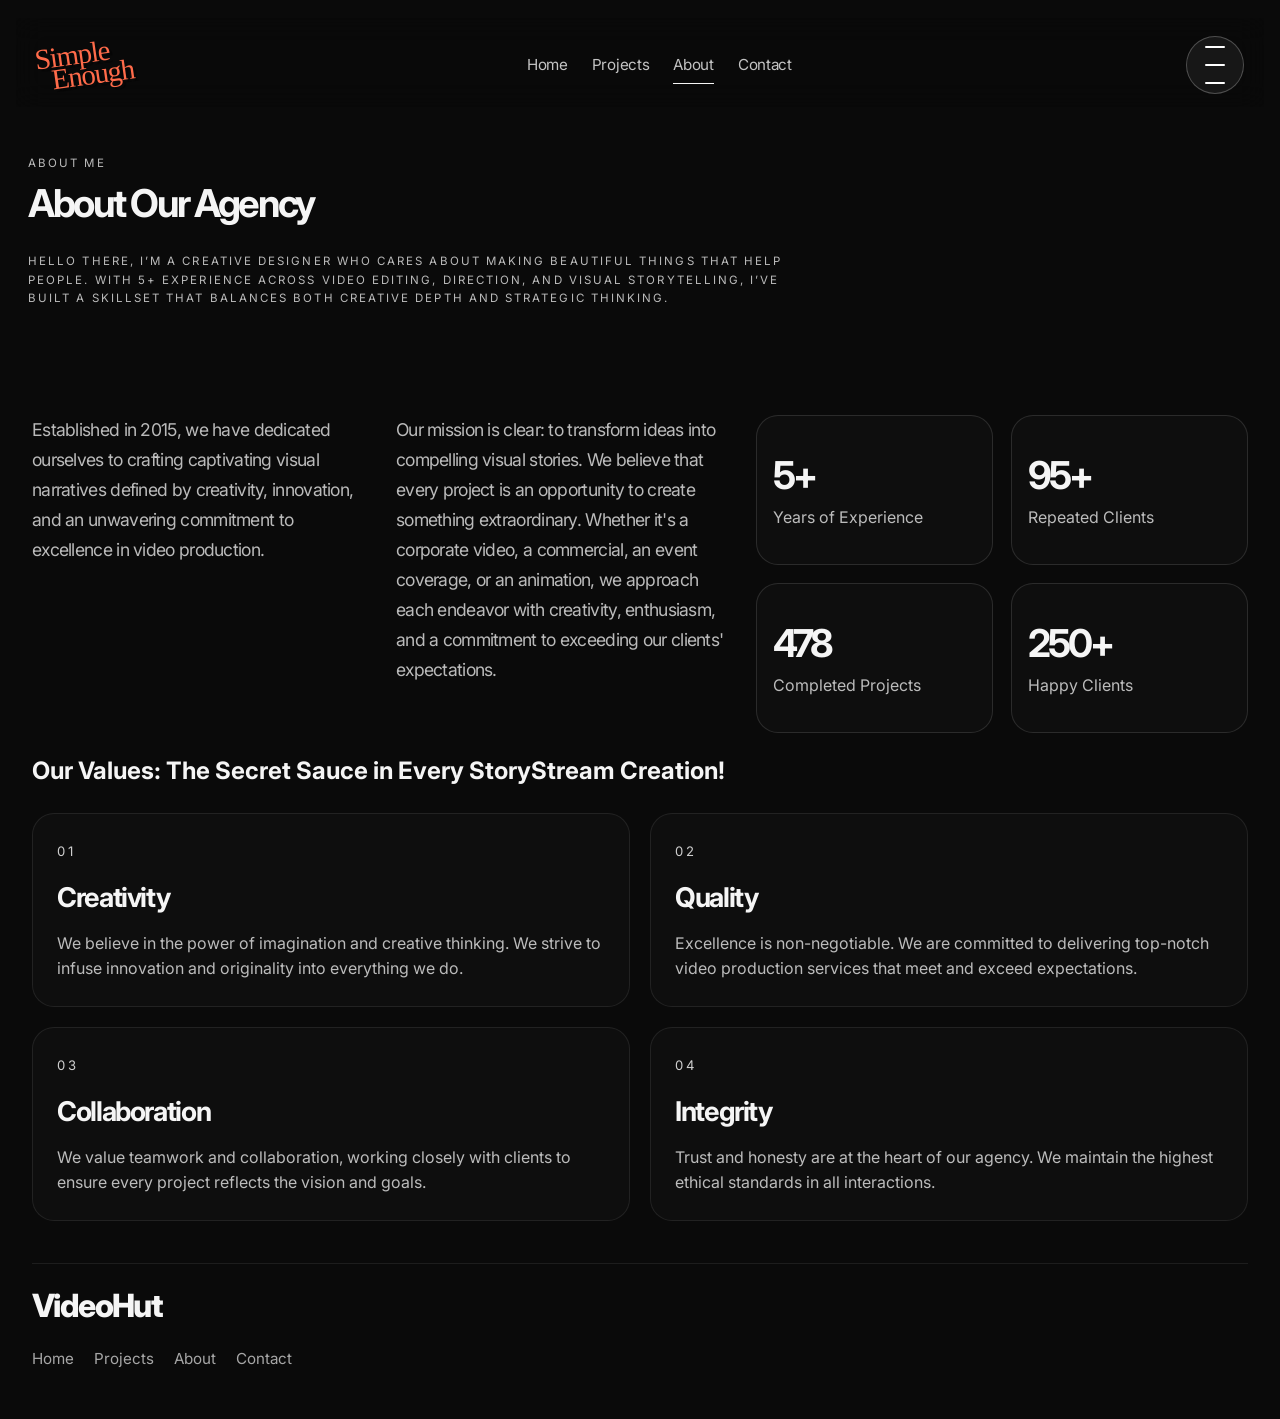
<file: about.html>
<!DOCTYPE html>
<html lang="en">
  <head>
    <meta charset="UTF-8" />
    <meta name="viewport" content="width=device-width, initial-scale=1.0" />
    <title>About | VideoHut</title>
    <link rel="preconnect" href="https://fonts.googleapis.com" />
    <link rel="preconnect" href="https://fonts.gstatic.com" crossorigin />
    <link href="https://fonts.googleapis.com/css2?family=Inter:wght@400;500;600;700;800;900&family=Permanent+Marker&display=swap" rel="stylesheet" />
    <link rel="stylesheet" href="styles.css" />
  </head>
  <body>
    <div class="page-shell">
      <header class="topbar site-header">
        <div class="brand" aria-label="Brand logo">
          <span>Simple</span>
          <span>Enough</span>
        </div>

        <nav class="site-nav" aria-label="Main navigation">
          <a href="index.html">Home</a>
          <a href="projects.html">Projects</a>
          <a href="about.html" class="active">About</a>
          <a href="contact.html">Contact</a>
        </nav>

        <button class="menu-button" aria-label="Open menu">
          <span></span>
          <span></span>
          <span></span>
        </button>
      </header>

      <main>
        <section class="page-header reveal">
          <p>About Me</p>
          <h1>About Our Agency</h1>
          <p class="page-intro">Hello there, I’m a Creative Designer who cares about making beautiful things that help people. With 5+ experience across video editing, direction, and visual storytelling, I’ve built a skillset that balances both creative depth and strategic thinking.</p>
        </section>

        <section class="about-section reveal">
          <div class="about-layout">
            <div class="about-copy">
              <p>Established in 2015, we have dedicated ourselves to crafting captivating visual narratives defined by creativity, innovation, and an unwavering commitment to excellence in video production.</p>
              <p>Our mission is clear: to transform ideas into compelling visual stories. We believe that every project is an opportunity to create something extraordinary. Whether it's a corporate video, a commercial, an event coverage, or an animation, we approach each endeavor with creativity, enthusiasm, and a commitment to exceeding our clients' expectations.</p>
            </div>

            <div class="stats-grid">
              <div class="stat"><strong>5+</strong><span>Years of Experience</span></div>
              <div class="stat"><strong>95+</strong><span>Repeated Clients</span></div>
              <div class="stat"><strong>478</strong><span>Completed Projects</span></div>
              <div class="stat"><strong>250+</strong><span>Happy Clients</span></div>
            </div>
          </div>
        </section>

        <section class="page-section reveal">
          <h2>Our Values: The Secret Sauce in Every StoryStream Creation!</h2>
          <div class="values-grid">
            <article class="value-card">
              <span class="value-number">01</span>
              <h3>Creativity</h3>
              <p>We believe in the power of imagination and creative thinking. We strive to infuse innovation and originality into everything we do.</p>
            </article>
            <article class="value-card">
              <span class="value-number">02</span>
              <h3>Quality</h3>
              <p>Excellence is non-negotiable. We are committed to delivering top-notch video production services that meet and exceed expectations.</p>
            </article>
            <article class="value-card">
              <span class="value-number">03</span>
              <h3>Collaboration</h3>
              <p>We value teamwork and collaboration, working closely with clients to ensure every project reflects the vision and goals.</p>
            </article>
            <article class="value-card">
              <span class="value-number">04</span>
              <h3>Integrity</h3>
              <p>Trust and honesty are at the heart of our agency. We maintain the highest ethical standards in all interactions.</p>
            </article>
          </div>
        </section>
      </main>

      <footer class="footer">
        <div class="footer-inner">
          <div class="footer-brand">VideoHut</div>
          <nav class="footer-nav" aria-label="Footer navigation">
            <a href="index.html">Home</a>
            <a href="projects.html">Projects</a>
            <a href="about.html">About</a>
            <a href="contact.html">Contact</a>
          </nav>
        </div>
      </footer>
    </div>

    <script src="script.js"></script>
  </body>
</html>
</file>
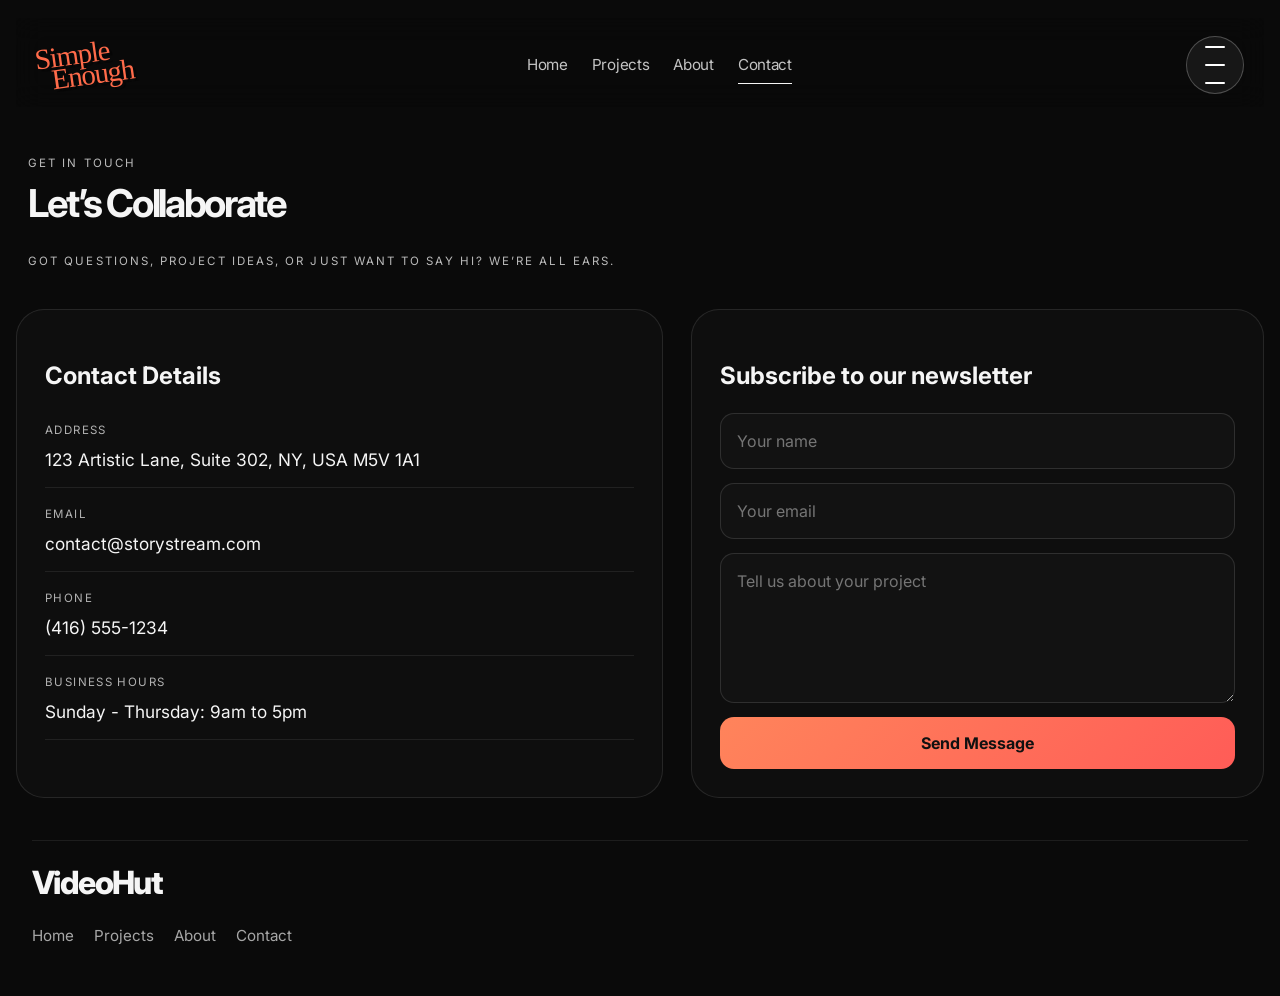
<file: contact.html>
<!DOCTYPE html>
<html lang="en">
  <head>
    <meta charset="UTF-8" />
    <meta name="viewport" content="width=device-width, initial-scale=1.0" />
    <title>Contact | VideoHut</title>
    <link rel="preconnect" href="https://fonts.googleapis.com" />
    <link rel="preconnect" href="https://fonts.gstatic.com" crossorigin />
    <link href="https://fonts.googleapis.com/css2?family=Inter:wght@400;500;600;700;800;900&family=Permanent+Marker&display=swap" rel="stylesheet" />
    <link rel="stylesheet" href="styles.css" />
  </head>
  <body>
    <div class="page-shell">
      <header class="topbar site-header">
        <div class="brand" aria-label="Brand logo">
          <span>Simple</span>
          <span>Enough</span>
        </div>

        <nav class="site-nav" aria-label="Main navigation">
          <a href="index.html">Home</a>
          <a href="projects.html">Projects</a>
          <a href="about.html">About</a>
          <a href="contact.html" class="active">Contact</a>
        </nav>

        <button class="menu-button" aria-label="Open menu">
          <span></span>
          <span></span>
          <span></span>
        </button>
      </header>

      <main>
        <section class="page-header reveal">
          <p>Get in touch</p>
          <h1>Let’s Collaborate</h1>
          <p class="page-intro">Got questions, project ideas, or just want to say hi? We’re all ears.</p>
        </section>

        <section class="contact-wrap reveal">
          <div class="contact-panel">
            <h2>Contact Details</h2>
            <div class="contact-list">
              <div class="contact-item">
                <span>Address</span>
                <p>123 Artistic Lane, Suite 302, NY, USA M5V 1A1</p>
              </div>
              <div class="contact-item">
                <span>Email</span>
                <a href="mailto:contact@storystream.com">contact@storystream.com</a>
              </div>
              <div class="contact-item">
                <span>Phone</span>
                <a href="tel:+14165551234">(416) 555-1234</a>
              </div>
              <div class="contact-item">
                <span>Business Hours</span>
                <p>Sunday - Thursday: 9am to 5pm</p>
              </div>
            </div>
          </div>

          <div class="contact-form">
            <h2>Subscribe to our newsletter</h2>
            <form>
              <input type="text" placeholder="Your name" />
              <input type="email" placeholder="Your email" />
              <textarea placeholder="Tell us about your project"></textarea>
              <button class="submit-btn" type="submit">Send Message</button>
            </form>
          </div>
        </section>
      </main>

      <footer class="footer">
        <div class="footer-inner">
          <div class="footer-brand">VideoHut</div>
          <nav class="footer-nav" aria-label="Footer navigation">
            <a href="index.html">Home</a>
            <a href="projects.html">Projects</a>
            <a href="about.html">About</a>
            <a href="contact.html">Contact</a>
          </nav>
        </div>
      </footer>
    </div>

    <script src="script.js"></script>
  </body>
</html>
</file>
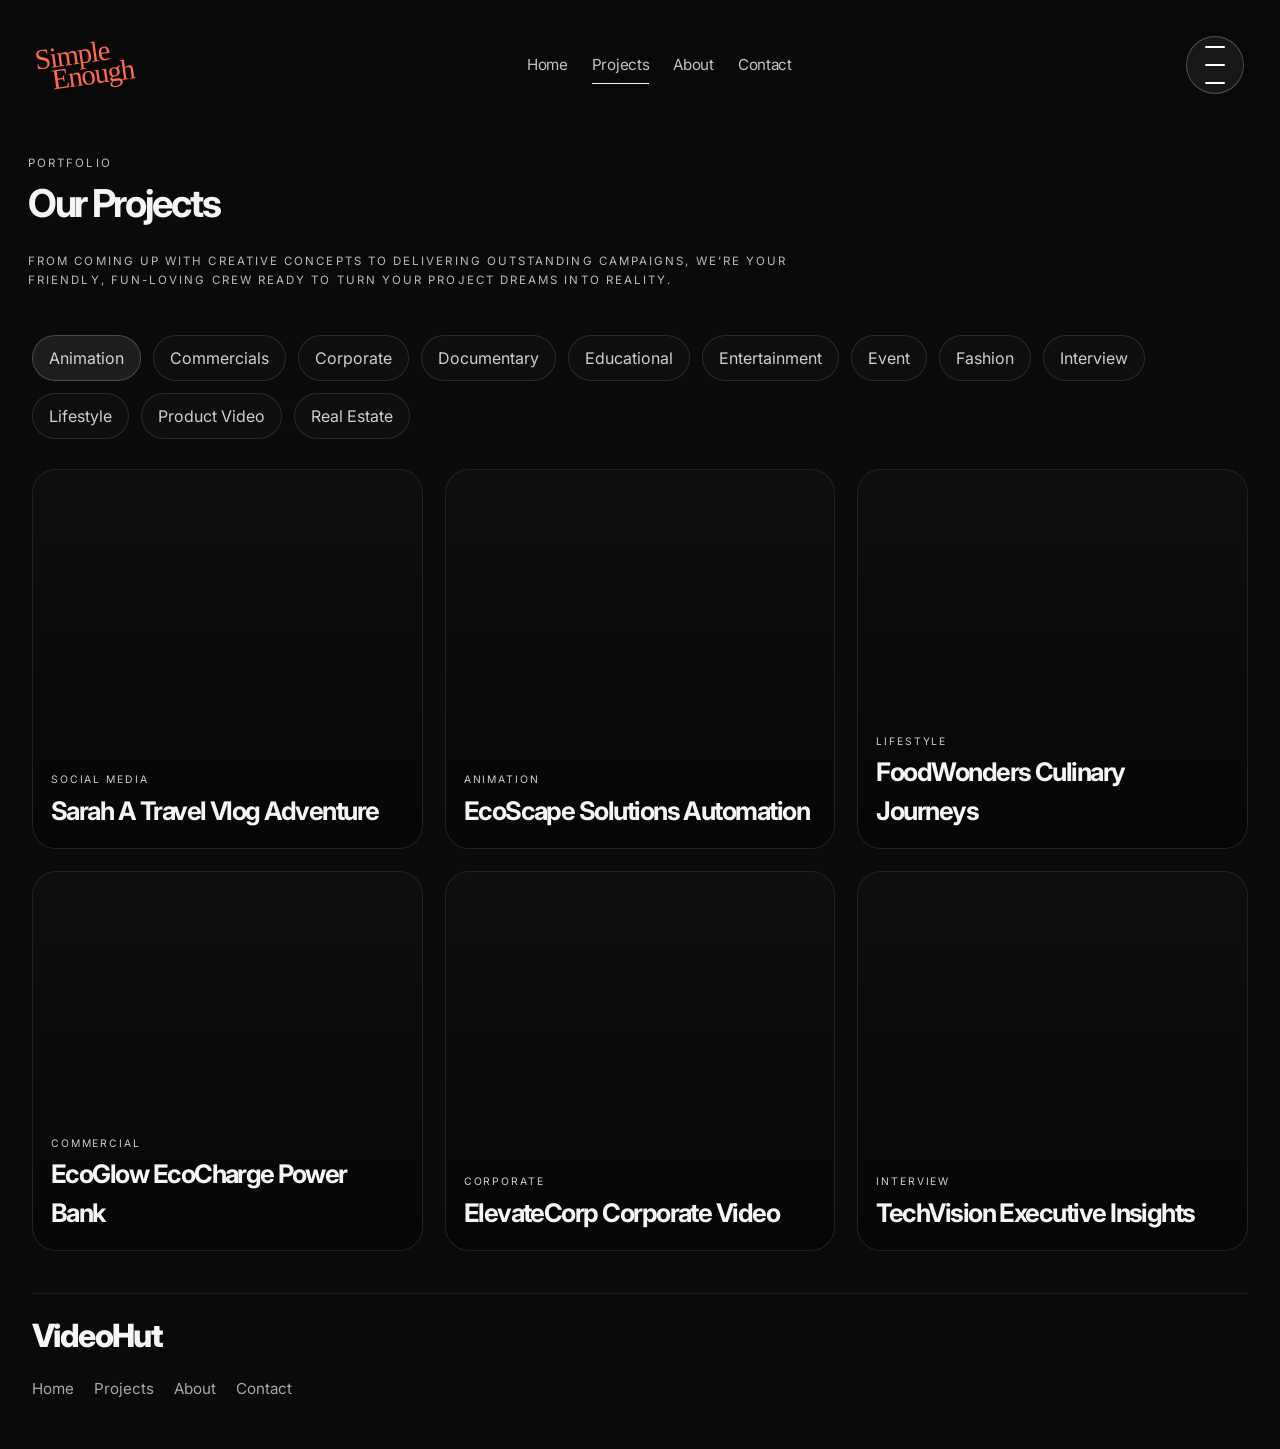
<file: projects.html>
<!DOCTYPE html>
<html lang="en">
  <head>
    <meta charset="UTF-8" />
    <meta name="viewport" content="width=device-width, initial-scale=1.0" />
    <title>Projects | VideoHut</title>
    <link rel="preconnect" href="https://fonts.googleapis.com" />
    <link rel="preconnect" href="https://fonts.gstatic.com" crossorigin />
    <link href="https://fonts.googleapis.com/css2?family=Inter:wght@400;500;600;700;800;900&family=Permanent+Marker&display=swap" rel="stylesheet" />
    <link rel="stylesheet" href="styles.css" />
  </head>
  <body>
    <div class="page-shell">
      <header class="topbar site-header">
        <div class="brand" aria-label="Brand logo">
          <span>Simple</span>
          <span>Enough</span>
        </div>

        <nav class="site-nav" aria-label="Main navigation">
          <a href="index.html">Home</a>
          <a href="projects.html" class="active">Projects</a>
          <a href="about.html">About</a>
          <a href="contact.html">Contact</a>
        </nav>

        <button class="menu-button" aria-label="Open menu">
          <span></span>
          <span></span>
          <span></span>
        </button>
      </header>

      <main>
        <section class="page-header reveal">
          <p>Portfolio</p>
          <h1>Our Projects</h1>
          <p class="page-intro">From coming up with creative concepts to delivering outstanding campaigns, we’re your friendly, fun-loving crew ready to turn your project dreams into reality.</p>
        </section>

        <section class="page-section reveal">
          <div class="project-categories">
            <button class="filter-chip is-active">Animation</button>
            <button class="filter-chip">Commercials</button>
            <button class="filter-chip">Corporate</button>
            <button class="filter-chip">Documentary</button>
            <button class="filter-chip">Educational</button>
            <button class="filter-chip">Entertainment</button>
            <button class="filter-chip">Event</button>
            <button class="filter-chip">Fashion</button>
            <button class="filter-chip">Interview</button>
            <button class="filter-chip">Lifestyle</button>
            <button class="filter-chip">Product Video</button>
            <button class="filter-chip">Real Estate</button>
          </div>

          <div class="project-showcase">
            <article class="showcase-card">
              <div class="showcase-meta"><small>Social Media</small><strong>Sarah A Travel Vlog Adventure</strong></div>
            </article>
            <article class="showcase-card">
              <div class="showcase-meta"><small>Animation</small><strong>EcoScape Solutions Automation</strong></div>
            </article>
            <article class="showcase-card">
              <div class="showcase-meta"><small>Lifestyle</small><strong>FoodWonders Culinary Journeys</strong></div>
            </article>
            <article class="showcase-card">
              <div class="showcase-meta"><small>Commercial</small><strong>EcoGlow EcoCharge Power Bank</strong></div>
            </article>
            <article class="showcase-card">
              <div class="showcase-meta"><small>Corporate</small><strong>ElevateCorp Corporate Video</strong></div>
            </article>
            <article class="showcase-card">
              <div class="showcase-meta"><small>Interview</small><strong>TechVision Executive Insights</strong></div>
            </article>
          </div>
        </section>
      </main>

      <footer class="footer">
        <div class="footer-inner">
          <div class="footer-brand">VideoHut</div>
          <nav class="footer-nav" aria-label="Footer navigation">
            <a href="index.html">Home</a>
            <a href="projects.html">Projects</a>
            <a href="about.html">About</a>
            <a href="contact.html">Contact</a>
          </nav>
        </div>
      </footer>
    </div>

    <script src="script.js"></script>
  </body>
</html>
</file>
<file: styles.css>
:root {
  --page-bg: #0a0a0a;
  --panel-bg: rgba(255, 255, 255, 0.04);
  --text: #f5f5f5;
  --muted: rgba(255, 255, 255, 0.72);
  --line: rgba(255, 255, 255, 0.12);
  --white: #fff;
  --dark: #070707;
  --orange: #ff6b4a;
  --shadow: rgba(0, 0, 0, 0.35);
  --surface: rgba(255, 255, 255, 0.03);
}

* { box-sizing: border-box; }
html { scroll-behavior: smooth; }
body {
  margin: 0;
  min-height: 100vh;
  background: var(--page-bg);
  color: var(--text);
  font-family: "Inter", sans-serif;
  line-height: 1.5;
}

img { max-width: 100%; display: block; }
a { text-decoration: none; color: inherit; }
button, input, textarea { font: inherit; }

.page-shell {
  width: min(1440px, calc(100% - 32px));
  margin: 0 auto;
  padding: 18px 0 48px;
}

.site-header {
  position: sticky;
  top: 0;
  z-index: 30;
  display: flex;
  align-items: center;
  justify-content: space-between;
  gap: 18px;
  padding: 18px 20px 12px;
  backdrop-filter: blur(14px);
  background: rgba(10, 10, 10, 0.35);
  border-bottom: 1px solid transparent;
  transition: all 0.25s ease;
}

.site-header.scrolled {
  border-color: rgba(255,255,255,0.08);
  background: rgba(10, 10, 10, 0.82);
}

.brand {
  display: inline-flex;
  flex-direction: column;
  font-family: "Permanent Marker", cursive;
  font-size: clamp(1.8rem, 2vw, 2.7rem);
  line-height: 0.75;
  letter-spacing: -0.04em;
  transform: rotate(-8deg);
  color: var(--orange);
  text-shadow: 3px 3px 0 rgba(0,0,0,0.35);
}

.brand span:last-child { margin-left: 14px; }

.site-nav {
  display: flex;
  align-items: center;
  gap: 24px;
  font-size: 0.95rem;
  letter-spacing: -0.02em;
  color: rgba(255,255,255,0.76);
}

.site-nav a {
  position: relative;
  transition: color 0.25s ease;
}

.site-nav a::after {
  content: "";
  position: absolute;
  left: 0;
  bottom: -8px;
  width: 100%;
  height: 1px;
  background: var(--text);
  transform: scaleX(0);
  transform-origin: left;
  transition: transform 0.25s ease;
}

.site-nav a:hover::after,
.site-nav a.active::after { transform: scaleX(1); }

.menu-button {
  width: 58px;
  height: 58px;
  border: 1px solid rgba(255,255,255,0.24);
  border-radius: 50%;
  background: rgba(255,255,255,0.06);
  display: grid;
  place-items: center;
  cursor: pointer;
  transition: all 0.25s ease;
}

.menu-button:hover { transform: translateY(-2px); }
.menu-button span {
  display: block;
  width: 20px;
  height: 2px;
  background: var(--white);
  margin: 4px 0;
  border-radius: 2px;
}

.header-cv {
  display: inline-flex;
  align-items: center;
  justify-content: center;
  min-width: 138px;
  height: 46px;
  padding: 0 24px;
  border-radius: 999px;
  background: var(--white);
  color: #141414;
  font-size: 0.9rem;
  font-weight: 700;
  transition: transform 0.25s ease, background 0.25s ease;
}

.header-cv:hover {
  background: var(--orange);
  transform: translateY(-2px);
}

.hero,
.brand-section,
.works-section,
.services-section,
.about-section,
.testimonials-section,
.footer,
.page-section {
  padding-left: 16px;
  padding-right: 16px;
}

.hero {
  display: grid;
  grid-template-columns: minmax(0, 1.05fr) minmax(420px, 1.3fr);
  gap: 24px;
  align-items: center;
  min-height: 740px;
  position: relative;
  padding-top: 20px;
}

.home-page .site-header {
  width: min(100%, 900px);
  margin: 0 auto;
  padding-top: 24px;
  background: transparent;
  border: 0;
}

.home-page .menu-button {
  display: none;
}

.home-page .hero {
  width: min(100%, 1140px);
  min-height: calc(100vh - 96px);
  margin: 0 auto;
  grid-template-columns: minmax(440px, 0.86fr) minmax(520px, 1.14fr);
  gap: 0;
  padding: 0;
  align-items: stretch;
}

.home-page .hero-copy {
  align-self: center;
  padding: 40px 28px 60px 0;
  z-index: 4;
}

.home-page .hero-copy h1 {
  max-width: 500px;
  font-size: clamp(4.2rem, 6.2vw, 6.8rem);
  line-height: 0.88;
  letter-spacing: -0.075em;
  font-family: "Syne", sans-serif;
  font-weight: 800;
}

.home-page .hero-copy h1 span {
  margin-left: 2px;
}

.home-page .lead {
  max-width: 540px;
  margin-top: 34px;
  font-size: clamp(1rem, 1.35vw, 1.25rem);
  line-height: 1.42;
}

.home-page .hero-visual {
  height: auto;
  min-height: calc(100vh - 96px);
  margin-right: -1px;
}

.home-page .hero-image-wrap {
  border-radius: 28px 0 0 0;
}

.home-page .hero-image-wrap::before {
  background: linear-gradient(90deg, rgba(0,0,0,0.44), rgba(0,0,0,0.08) 30%, rgba(0,0,0,0.16));
}

.home-page .hero-image-wrap img {
  transform: scale(1.03);
  filter: grayscale(1) brightness(0.62) contrast(1.12);
}

.home-page .showreel-badge {
  left: 34px;
  top: 32px;
  opacity: 0;
  transform: translateY(-14px);
  transition: opacity 0.7s ease 0.35s, transform 0.7s cubic-bezier(0.2, 0.8, 0.2, 1) 0.35s;
}

.home-page .hero.is-visible .showreel-badge {
  opacity: 1;
  transform: translateY(0);
}

.home-page .badge-cta {
  display: none;
}

.hero-copy {
  position: relative;
  z-index: 2;
  padding: 50px 0 0 20px;
}

.eyebrow {
  margin: 0 0 14px;
  color: rgba(255,255,255,0.7);
  text-transform: uppercase;
  letter-spacing: 0.18em;
  font-size: 0.72rem;
}

.hero-copy h1 {
  margin: 0;
  font-size: clamp(3.2rem, 5vw, 7.4rem);
  line-height: 0.92;
  letter-spacing: -0.08em;
  font-weight: 900;
  max-width: 760px;
}

.hero-copy h1 span { display: inline-block; }

.lead {
  margin-top: 28px;
  max-width: 620px;
  font-size: clamp(1.08rem, 1.5vw, 1.8rem);
  line-height: 1.42;
  letter-spacing: -0.04em;
  color: var(--muted);
}

.hero-visual {
  position: relative;
  height: 820px;
  display: flex;
  align-items: flex-end;
  justify-content: center;
}

.hero-image-wrap {
  position: absolute;
  inset: 0 0 0 0;
  overflow: hidden;
  border-radius: 32px 0 0 32px;
  background: #090909;
  box-shadow: 0 30px 65px rgba(0,0,0,0.45);
}

.hero-image-wrap::before {
  content: "";
  position: absolute;
  inset: 0;
  background: linear-gradient(90deg, rgba(0,0,0,0.72), rgba(0,0,0,0.22) 32%, rgba(0,0,0,0.32));
  z-index: 1;
}

.hero-image-wrap img {
  width: 100%;
  height: 100%;
  object-fit: cover;
  filter: grayscale(1) brightness(0.52) contrast(1.08);
  transform: scale(1.08);
  transition: transform 0.28s ease;
}

.showreel-badge,
.badge-cta {
  position: absolute;
  z-index: 3;
  transition: transform 0.25s ease;
}

.showreel-badge {
  left: 36px;
  top: 34px;
  display: inline-flex;
  align-items: center;
  gap: 12px;
  border-radius: 999px;
  padding: 10px 16px 10px 12px;
  background: rgba(0,0,0,0.2);
  border: 1px solid rgba(255,255,255,0.12);
  backdrop-filter: blur(10px);
  letter-spacing: 0.2em;
  font-size: 0.68rem;
  text-transform: uppercase;
  color: rgba(255,255,255,0.92);
}

.badge-icon {
  display: grid;
  place-items: center;
  width: 18px;
  height: 18px;
  border-radius: 50%;
  background: rgba(255,255,255,0.12);
  font-size: 0.52rem;
}

.badge-cta {
  display: grid;
  place-items: center;
  right: 34px;
  bottom: 42px;
  width: 70px;
  height: 70px;
  border-radius: 50%;
  background: rgba(255,255,255,0.1);
  border: 1px solid rgba(255,255,255,0.18);
  backdrop-filter: blur(12px);
  box-shadow: 0 15px 30px rgba(0,0,0,0.25);
  font-size: 2.1rem;
}

.brand-section {
  margin-top: 20px;
  padding-top: 36px;
}

.brand-section h2,
.works-section h2,
.services-section h2,
.about-section h2,
.testimonials-section h2,
.page-header h1 {
  margin: 0 0 28px;
  font-size: clamp(2.1rem, 3vw, 3.6rem);
  letter-spacing: -0.06em;
  line-height: 1.04;
}

.brand-grid {
  display: flex;
  flex-wrap: wrap;
  justify-content: center;
  gap: 18px 12px;
  padding: 12px 10px 0;
}

.brand-grid span {
  display: inline-flex;
  align-items: center;
  justify-content: center;
  min-width: 112px;
  padding: 14px 18px;
  border-radius: 999px;
  border: 1px solid rgba(255,255,255,0.08);
  background: rgba(255,255,255,0.02);
  color: rgba(255,255,255,0.72);
  font-weight: 600;
  letter-spacing: -0.04em;
}

.motion-reels {
  position: relative;
  margin-top: 110px;
  overflow: hidden;
}

.motion-reels__intro {
  padding: 0 16px 26px;
}

.motion-reels__intro h2 {
  max-width: 560px;
  margin-bottom: 0;
  font-family: "Syne", sans-serif;
  font-weight: 700;
}

.motion-reels__viewport {
  overflow: hidden;
  padding: 0 16px 12px;
}

.motion-reels__track {
  display: flex;
  width: max-content;
  gap: 18px;
  animation: reel-drift 34s linear infinite;
  will-change: transform;
}

.motion-reels:hover .motion-reels__track {
  animation-play-state: paused;
}

.motion-reel {
  position: relative;
  width: 270px;
  height: 350px;
  flex: 0 0 auto;
  overflow: hidden;
  border-radius: 24px;
  background: #161616;
  box-shadow: inset 0 0 0 1px rgba(255,255,255,0.12);
  transform: translateY(30px) scale(0.96);
  opacity: 0;
  transition: opacity 0.8s ease, transform 0.8s cubic-bezier(0.2, 0.8, 0.2, 1);
}

.motion-reel--wide { width: 430px; height: 280px; margin-top: 56px; }
.motion-reel--tall { height: 420px; }

.motion-reels.is-visible .motion-reel { opacity: 1; transform: translateY(0) scale(1); }
.motion-reels.is-visible .motion-reel:nth-child(2) { transition-delay: 0.1s; }
.motion-reels.is-visible .motion-reel:nth-child(3) { transition-delay: 0.2s; }
.motion-reels.is-visible .motion-reel:nth-child(4) { transition-delay: 0.3s; }

.motion-reel video {
  width: 100%;
  height: 100%;
  display: block;
  object-fit: cover;
  filter: grayscale(1) brightness(0.65) contrast(1.12);
  transition: transform 0.7s ease, filter 0.7s ease;
}

.motion-reel:hover video {
  transform: scale(1.06);
  filter: grayscale(0.7) brightness(0.78) contrast(1.08);
}

.motion-reel::after {
  content: "";
  position: absolute;
  inset: 0;
  background: linear-gradient(180deg, transparent 45%, rgba(0,0,0,0.72));
  pointer-events: none;
}

.motion-reel span {
  position: absolute;
  z-index: 1;
  left: 18px;
  bottom: 16px;
  color: var(--white);
  font-family: "Syne", sans-serif;
  font-size: 0.92rem;
  font-weight: 700;
}

@keyframes reel-drift {
  from { transform: translateX(0); }
  to { transform: translateX(-28%); }
}

.works-section {
  margin-top: 80px;
}

.section-head {
  display: flex;
  align-items: center;
  justify-content: space-between;
  gap: 18px;
  margin-bottom: 30px;
}

.section-head a,
.cta-link {
  display: inline-flex;
  align-items: center;
  justify-content: center;
  gap: 10px;
  padding: 10px 18px;
  border-radius: 999px;
  border: 1px solid rgba(255,255,255,0.16);
  background: rgba(255,255,255,0.02);
  transition: transform 0.22s ease, border-color 0.22s ease, background 0.22s ease;
}

.section-head a:hover,
.cta-link:hover {
  transform: translateY(-2px);
  border-color: rgba(255,255,255,0.28);
  background: rgba(255,255,255,0.05);
}

.project-grid {
  display: grid;
  grid-template-columns: repeat(4, minmax(0, 1fr));
  gap: 18px;
}

.project-card {
  position: relative;
  min-height: 300px;
  overflow: hidden;
  border-radius: 26px;
  background: rgba(255,255,255,0.03);
  box-shadow: inset 0 0 0 1px rgba(255,255,255,0.08);
  transition: transform 0.25s ease, box-shadow 0.25s ease;
}

.project-card::before {
  content: "";
  position: absolute;
  inset: 0;
  background-image: linear-gradient(135deg, rgba(255,255,255,0.14), rgba(255,255,255,0.02)), url("https://images.unsplash.com/photo-1516321318423-f06f85e504b3?auto=format&fit=crop&w=900&q=80");
  background-size: cover;
  background-position: center;
  filter: grayscale(1) brightness(0.73);
}

.project-card:nth-child(2)::before { background-image: linear-gradient(135deg, rgba(255,255,255,0.14), rgba(255,255,255,0.02)), url("https://images.unsplash.com/photo-1492691527719-9d1e07e534b4?auto=format&fit=crop&w=900&q=80"); }
.project-card:nth-child(3)::before { background-image: linear-gradient(135deg, rgba(255,255,255,0.14), rgba(255,255,255,0.02)), url("https://images.unsplash.com/photo-1522202176988-66273c2fd55f?auto=format&fit=crop&w=900&q=80"); }
.project-card:nth-child(4)::before { background-image: linear-gradient(135deg, rgba(255,255,255,0.14), rgba(255,255,255,0.02)), url("https://images.unsplash.com/photo-1521737604893-d14cc237f11d?auto=format&fit=crop&w=900&q=80"); }
.project-card:nth-child(5)::before { background-image: linear-gradient(135deg, rgba(255,255,255,0.14), rgba(255,255,255,0.02)), url("https://images.unsplash.com/photo-1504384308090-c894fdcc538d?auto=format&fit=crop&w=900&q=80"); }

.project-card:hover { transform: translateY(-6px); box-shadow: 0 22px 40px rgba(0,0,0,0.24); }
.project-card--wide { grid-column: span 2; }
.project-card--wide-alt { grid-column: span 2; }
.project-card--tall { min-height: 430px; }

.project-caption {
  position: absolute;
  left: 18px;
  right: 18px;
  bottom: 18px;
  display: flex;
  flex-wrap: wrap;
  gap: 8px 14px;
  z-index: 2;
}

.project-caption span {
  display: inline-block;
  font-size: clamp(1.2rem, 1.7vw, 1.8rem);
  font-weight: 700;
  letter-spacing: -0.06em;
  line-height: 1;
  color: var(--white);
}

.services-section {
  margin-top: 90px;
}

.service-grid {
  display: grid;
  grid-template-columns: repeat(2, minmax(0, 1fr));
  gap: 26px;
}

.service-card {
  display: grid;
  grid-template-columns: minmax(0, 1.2fr) minmax(220px, 0.8fr);
  gap: 18px;
  padding: 22px;
  border-radius: 24px;
  border: 1px solid var(--line);
  background: rgba(255,255,255,0.02);
  transition: transform 0.25s ease, border-color 0.25s ease;
}

.service-card:hover {
  transform: translateY(-4px);
  border-color: rgba(255,255,255,0.18);
}

.service-card--full {
  grid-column: 1 / -1;
  grid-template-columns: minmax(0, 1.4fr) minmax(240px, 0.7fr);
}

.service-info h3 {
  margin: 0 0 10px;
  font-size: clamp(1.5rem, 2vw, 2.3rem);
  letter-spacing: -0.05em;
}

.service-info p {
  margin: 0;
  color: var(--muted);
  font-size: 1.04rem;
  line-height: 1.5;
}

.service-media {
  min-height: 220px;
  border-radius: 18px;
  background-size: cover;
  background-position: center;
  filter: grayscale(1) brightness(0.7);
}

.service-media--one { background-image: url("https://images.unsplash.com/photo-1522202176988-66273c2fd55f?auto=format&fit=crop&w=900&q=80"); }
.service-media--two { background-image: url("https://images.unsplash.com/photo-1492691527719-9d1e07e534b4?auto=format&fit=crop&w=900&q=80"); }
.service-media--three { background-image: url("https://images.unsplash.com/photo-1487412720507-e7ab37603c6f?auto=format&fit=crop&w=900&q=80"); }
.service-media--four { background-image: url("https://images.unsplash.com/photo-1516321318423-f06f85e504b3?auto=format&fit=crop&w=900&q=80"); }
.service-media--five { background-image: url("https://images.unsplash.com/photo-1504384308090-c894fdcc538d?auto=format&fit=crop&w=900&q=80"); }

.about-section {
  margin-top: 90px;
}

.about-layout {
  display: grid;
  grid-template-columns: minmax(0, 1.28fr) minmax(260px, 0.9fr);
  gap: 24px;
  align-items: start;
}

.about-copy {
  display: grid;
  grid-template-columns: 1fr 1fr;
  gap: 28px;
}

.about-copy p {
  margin: 0;
  color: var(--muted);
  font-size: 1.1rem;
  line-height: 1.7;
  letter-spacing: -0.04em;
}

.stats-grid {
  display: grid;
  grid-template-columns: repeat(2, minmax(0, 1fr));
  gap: 18px;
}

.stat {
  min-height: 150px;
  display: grid;
  align-content: center;
  padding: 18px 16px 14px;
  border-radius: 22px;
  background: rgba(255,255,255,0.02);
  border: 1px solid var(--line);
}

.stat strong {
  display: block;
  font-size: clamp(2.2rem, 3vw, 3.8rem);
  line-height: 1;
  letter-spacing: -0.08em;
}

.stat span {
  display: block;
  margin-top: 10px;
  color: var(--muted);
  font-size: 1rem;
}

.testimonials-section {
  position: relative;
  margin-top: 110px;
  padding-top: 70px;
  padding-bottom: 40px;
}

.testimonial-bg {
  position: absolute;
  inset: 0 0 0 0;
  background-image: linear-gradient(rgba(10,10,10,0.72), rgba(10,10,10,0.78)), url("https://images.unsplash.com/photo-1522202176988-66273c2fd55f?auto=format&fit=crop&w=1600&q=80");
  background-size: cover;
  background-position: center;
  filter: grayscale(1) brightness(0.45);
  border-radius: 28px;
  z-index: 0;
}

.testimonials-section h2,
.testimonial-list {
  position: relative;
  z-index: 1;
}

.testimonial-list {
  display: grid;
  grid-template-columns: repeat(4, minmax(0, 1fr));
  gap: 20px;
  margin-top: 30px;
}

.testimonial-card {
  display: flex;
  flex-direction: column;
  justify-content: space-between;
  min-height: 320px;
  padding: 20px 18px 16px;
  border-radius: 22px;
  background: rgba(0,0,0,0.2);
  border: 1px solid rgba(255,255,255,0.12);
  backdrop-filter: blur(8px);
  opacity: 0.7;
  transform: scale(0.98);
  transition: opacity 0.35s ease, transform 0.35s ease;
}

.testimonial-card.is-active {
  opacity: 1;
  transform: scale(1);
}

.testimonial-card p {
  margin: 0;
  line-height: 1.6;
  color: rgba(255,255,255,0.9);
}

.testimonial-meta {
  margin-top: 18px;
  display: flex;
  align-items: center;
  gap: 12px;
}

.avatar {
  width: 42px;
  height: 42px;
  border-radius: 50%;
  background-size: cover;
  background-position: center;
  filter: grayscale(1);
}

.avatar-one { background-image: url("https://images.unsplash.com/photo-1494790108377-be9c29b29330?auto=format&fit=crop&w=300&q=80"); }
.avatar-two { background-image: url("https://images.unsplash.com/photo-1500648767791-00dcc994a43e?auto=format&fit=crop&w=300&q=80"); }
.avatar-three { background-image: url("https://images.unsplash.com/photo-1487412720507-e7ab37603c6f?auto=format&fit=crop&w=300&q=80"); }
.avatar-four { background-image: url("https://images.unsplash.com/photo-1506794778202-cad84cf45f1d?auto=format&fit=crop&w=300&q=80"); }

.testimonial-meta strong,
.testimonial-meta span { display: block; }
.testimonial-meta strong { margin-bottom: 2px; }
.testimonial-meta span { color: rgba(255,255,255,0.7); font-size: 0.8rem; }

.footer {
  margin-top: 42px;
}

.footer-inner {
  padding-top: 18px;
  border-top: 1px solid rgba(255,255,255,0.08);
}

.footer-brand {
  margin-bottom: 18px;
  font-size: 2rem;
  font-weight: 800;
  letter-spacing: -0.05em;
}

.footer-nav {
  display: flex;
  flex-wrap: wrap;
  gap: 14px 20px;
  color: rgba(255,255,255,0.8);
  font-size: 0.95rem;
}

.footer-nav a { opacity: 0.8; }

/* Multi-page layout */
.page-header {
  padding: 48px 12px 18px;
}

.page-header p {
  margin: 0;
  color: rgba(255,255,255,0.72);
  text-transform: uppercase;
  letter-spacing: 0.18em;
  font-size: 0.72rem;
}

.page-header h1 {
  margin-top: 12px;
}

.page-intro {
  max-width: 760px;
  color: var(--muted);
  font-size: 1.18rem;
  line-height: 1.6;
  letter-spacing: -0.03em;
}

.project-categories {
  display: flex;
  flex-wrap: wrap;
  gap: 12px;
  margin: 28px 0 30px;
}

.filter-chip {
  border: 1px solid rgba(255,255,255,0.12);
  background: rgba(255,255,255,0.02);
  color: rgba(255,255,255,0.8);
  padding: 10px 16px;
  border-radius: 999px;
  cursor: pointer;
  transition: all 0.2s ease;
}

.filter-chip.is-active,
.filter-chip:hover {
  background: rgba(255,255,255,0.08);
  border-color: rgba(255,255,255,0.2);
}

.project-showcase {
  display: grid;
  grid-template-columns: repeat(3, minmax(0, 1fr));
  gap: 22px;
}

.showcase-card {
  position: relative;
  min-height: 380px;
  border-radius: 24px;
  overflow: hidden;
  border: 1px solid rgba(255,255,255,0.08);
  background: rgba(255,255,255,0.02);
  transition: transform 0.25s ease, border-color 0.25s ease;
}

.showcase-card:hover {
  transform: translateY(-6px);
  border-color: rgba(255,255,255,0.18);
}

.showcase-card::before {
  content: "";
  position: absolute;
  inset: 0;
  background: linear-gradient(180deg, transparent 0%, rgba(0,0,0,0.6) 100%), url("https://images.unsplash.com/photo-1516321318423-f06f85e504b3?auto=format&fit=crop&w=1200&q=80") center/cover no-repeat;
  filter: grayscale(1) brightness(0.7);
}

.showcase-card:nth-child(2)::before { background-image: linear-gradient(180deg, transparent 0%, rgba(0,0,0,0.6) 100%), url("https://images.unsplash.com/photo-1522202176988-66273c2fd55f?auto=format&fit=crop&w=1200&q=80"); }
.showcase-card:nth-child(3)::before { background-image: linear-gradient(180deg, transparent 0%, rgba(0,0,0,0.6) 100%), url("https://images.unsplash.com/photo-1492691527719-9d1e07e534b4?auto=format&fit=crop&w=1200&q=80"); }
.showcase-card:nth-child(4)::before { background-image: linear-gradient(180deg, transparent 0%, rgba(0,0,0,0.6) 100%), url("https://images.unsplash.com/photo-1487412720507-e7ab37603c6f?auto=format&fit=crop&w=1200&q=80"); }
.showcase-card:nth-child(5)::before { background-image: linear-gradient(180deg, transparent 0%, rgba(0,0,0,0.6) 100%), url("https://images.unsplash.com/photo-1504384308090-c894fdcc538d?auto=format&fit=crop&w=1200&q=80"); }
.showcase-card:nth-child(6)::before { background-image: linear-gradient(180deg, transparent 0%, rgba(0,0,0,0.6) 100%), url("https://images.unsplash.com/photo-1521737604893-d14cc237f11d?auto=format&fit=crop&w=1200&q=80"); }

.showcase-meta {
  position: absolute;
  left: 18px;
  right: 18px;
  bottom: 18px;
  z-index: 2;
}

.showcase-meta small {
  display: block;
  margin-bottom: 4px;
  color: rgba(255,255,255,0.8);
  text-transform: uppercase;
  letter-spacing: 0.18em;
  font-size: 0.65rem;
}

.showcase-meta strong {
  display: block;
  font-size: clamp(1.4rem, 2vw, 2rem);
  letter-spacing: -0.06em;
}

.values-grid {
  display: grid;
  grid-template-columns: repeat(2, minmax(0, 1fr));
  gap: 20px;
  margin-top: 24px;
}

.value-card {
  padding: 24px;
  border-radius: 22px;
  border: 1px solid rgba(255,255,255,0.08);
  background: rgba(255,255,255,0.02);
}

.value-number {
  display: inline-block;
  margin-bottom: 16px;
  font-size: 0.82rem;
  letter-spacing: 0.2em;
  color: rgba(255,255,255,0.8);
  text-transform: uppercase;
}

.value-card h3 {
  margin: 0 0 12px;
  font-size: clamp(1.7rem, 2vw, 2.3rem);
  letter-spacing: -0.05em;
}

.value-card p {
  margin: 0;
  color: var(--muted);
  line-height: 1.6;
}

.contact-wrap {
  display: grid;
  grid-template-columns: 1.06fr 0.94fr;
  gap: 28px;
  padding-top: 20px;
}

.contact-panel,
.contact-form {
  border-radius: 28px;
  border: 1px solid rgba(255,255,255,0.1);
  background: rgba(255,255,255,0.02);
  padding: 28px;
}

.contact-list {
  display: grid;
  gap: 18px;
  margin-top: 28px;
}

.contact-item {
  padding-bottom: 14px;
  border-bottom: 1px solid rgba(255,255,255,0.08);
}

.contact-item span {
  display: block;
  font-size: 0.72rem;
  letter-spacing: 0.12em;
  text-transform: uppercase;
  color: rgba(255,255,255,0.68);
  margin-bottom: 8px;
}

.contact-item a,
.contact-item p {
  margin: 0;
  color: var(--text);
  font-size: 1.08rem;
}

.contact-form form {
  display: grid;
  gap: 14px;
}

.contact-form input,
.contact-form textarea {
  width: 100%;
  padding: 15px 16px;
  border-radius: 14px;
  border: 1px solid rgba(255,255,255,0.12);
  background: rgba(255,255,255,0.02);
  color: var(--text);
}

.contact-form textarea {
  min-height: 150px;
  resize: vertical;
}

.submit-btn {
  border: none;
  background: linear-gradient(135deg, #ff845b, #ff5c57);
  color: #111;
  font-weight: 700;
  border-radius: 14px;
  padding: 14px 20px;
  cursor: pointer;
}

.reveal {
  opacity: 0;
  transform: translateY(36px);
  transition: opacity 0.7s ease, transform 0.7s ease;
}

.reveal.is-visible {
  opacity: 1;
  transform: translateY(0);
}

@media (max-width: 1100px) {
  .hero { grid-template-columns: 1fr; min-height: auto; }
  .hero-copy { padding-left: 0; }
  .hero-visual { height: 620px; }
  .project-grid { grid-template-columns: repeat(2, minmax(0, 1fr)); }
  .service-grid,
  .about-layout,
  .contact-wrap,
  .testimonial-list,
  .values-grid { grid-template-columns: 1fr; }
  .project-showcase { grid-template-columns: repeat(2, minmax(0, 1fr)); }
}

@media (max-width: 720px) {
  .page-shell { width: min(100%, calc(100% - 18px)); }
  .site-nav { display: none; }
  .hero-copy h1 { font-size: 3.1rem; }
  .lead { font-size: 1.2rem; }
  .project-grid,
  .project-showcase { grid-template-columns: 1fr; }
  .project-card--wide, .project-card--wide-alt { grid-column: span 1; }
  .about-copy { grid-template-columns: 1fr; }
  .stats-grid { grid-template-columns: repeat(2, minmax(0, 1fr)); }
  .service-card { grid-template-columns: 1fr; }
  .brand { font-size: 1.7rem; }
  .contact-panel, .contact-form { padding: 20px; }
  .motion-reels { margin-top: 74px; }
  .motion-reel--wide { width: 330px; }
  .motion-reel { width: 230px; height: 300px; }
  .motion-reel--tall { height: 360px; }
}

@media (prefers-reduced-motion: reduce) {
  html { scroll-behavior: auto; }
  *, *::before, *::after {
    animation-duration: 0.01ms !important;
    animation-iteration-count: 1 !important;
    transition-duration: 0.01ms !important;
  }
}
</file>
